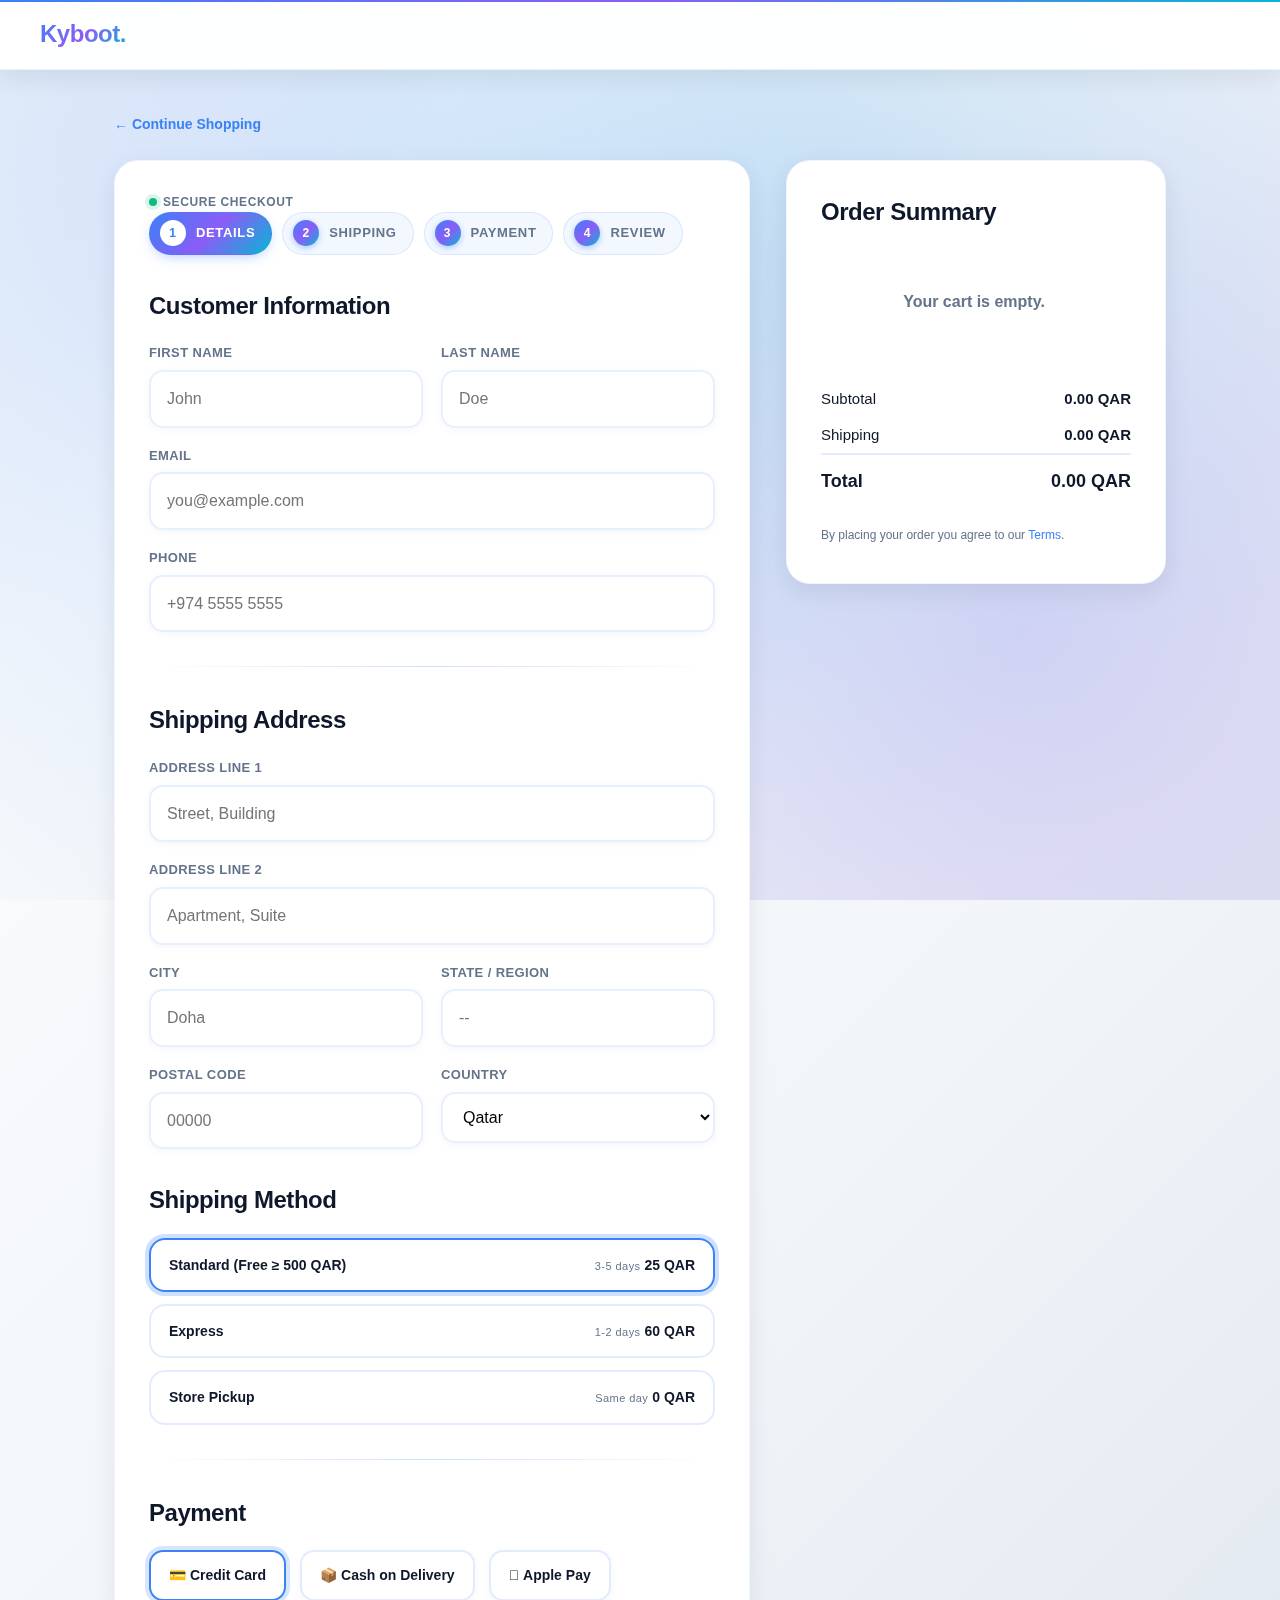
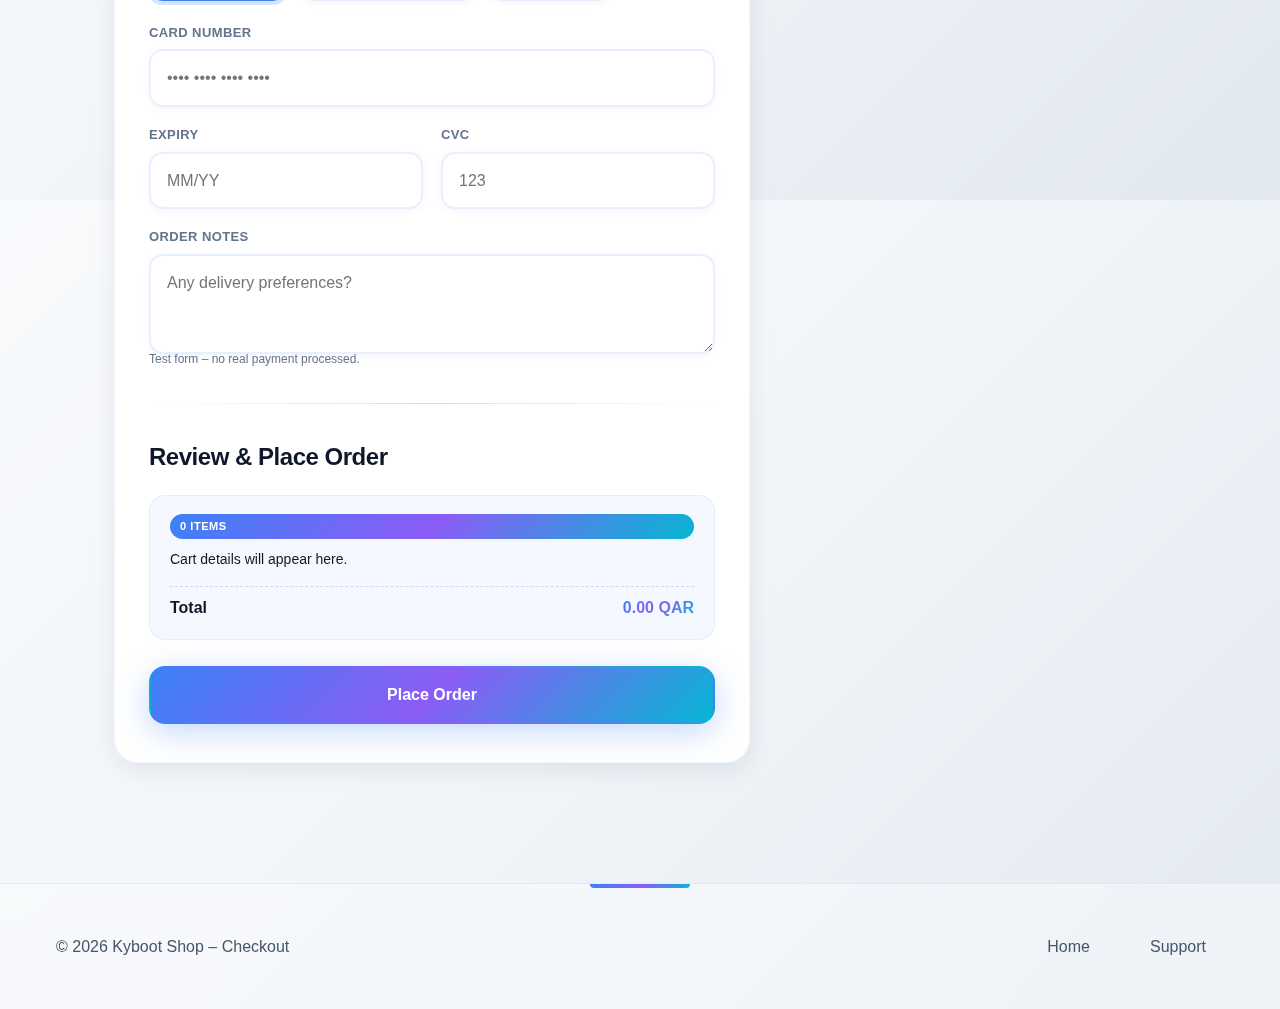
<file: checkout.html>
<!doctype html>
<html lang="en">
<head>
  <meta charset="utf-8" />
  <meta name="viewport" content="width=device-width,initial-scale=1" />
  <title>Checkout – Kyboot Shop</title>
  <meta name="description" content="Secure checkout for Kyboot Shop" />
  <link rel="stylesheet" href="styles.css" />
  <style>
    /* Local checkout-specific tweaks (keep minimal; reuse global tokens) */
    .checkout-wrapper { max-width: 1100px; margin: 40px auto 120px; padding: 0 24px; position: relative; z-index:1; }
    .checkout-grid { display:grid; gap:36px; grid-template-columns: 1fr 380px; align-items:start; }
    @media (max-width: 960px){ .checkout-grid { grid-template-columns: 1fr; } }
    .panel { background: var(--card); border-radius: var(--radius-lg); padding:32px 34px 38px; box-shadow: var(--shadow); border:1px solid rgba(59,130,246,0.08); position:relative; overflow:hidden; }
    .panel h2 { margin:0 0 18px; font-size:24px; font-weight:700; letter-spacing:-0.02em; }
    .panel h3 { margin:34px 0 12px; font-size:18px; font-weight:600; }
    .secure-badge { display:flex; align-items:center; gap:6px; font-size:12px; font-weight:600; letter-spacing:0.05em; text-transform:uppercase; color:var(--muted); }
    .secure-badge span { display:inline-block; width:8px; height:8px; background:var(--success); border-radius:50%; box-shadow:0 0 0 4px rgba(16,185,129,0.15); }
    .fields { display:grid; gap:18px; grid-template-columns:repeat(auto-fit,minmax(230px,1fr)); }
    .field { display:flex; flex-direction:column; gap:6px; }
    .field label { font-size:13px; font-weight:600; letter-spacing:0.03em; text-transform:uppercase; color:var(--muted); }
    .field input, .field select, .field textarea { padding:14px 16px; border-radius:14px; border:2px solid rgba(59,130,246,0.12); background:rgba(255,255,255,0.9); font:inherit; font-weight:500; box-shadow:var(--shadow-sm); transition: var(--transition-fast); }
    .field textarea { resize:vertical; min-height:100px; }
    .field input:focus, .field select:focus, .field textarea:focus { outline:none; border-color: var(--accent); box-shadow:0 0 0 3px rgba(59,130,246,0.25); background:#fff; }
  .order-summary { position:sticky; top:100px; align-self:start; max-height:calc(100vh - 140px); overflow:auto; }
  /* When JS fallback engages */
  .order-summary.is-fixed { position:fixed !important; top:20px !important; overflow:auto; max-height:calc(100vh - 40px); z-index:60; }
  @media (max-width: 960px){ .order-summary.is-fixed { position:static !important; max-height:none; } }
    .summary-items { display:flex; flex-direction:column; gap:14px; margin: 6px 0 26px; max-height:300px; overflow:auto; padding-right:4px; }
    .summary-item { display:flex; gap:14px; align-items:center; background:rgba(59,130,246,0.04); padding:12px 14px; border-radius:16px; border:1px solid rgba(59,130,246,0.1); position:relative; }
    .summary-item img { width:60px; height:60px; object-fit:cover; border-radius:12px; box-shadow:var(--shadow-sm); }
    .summary-item .meta { flex:1; display:flex; flex-direction:column; gap:2px; }
    .summary-item .meta .t { font-weight:600; font-size:14px; line-height:1.3; }
    .summary-item .meta .q { font-size:12px; font-weight:500; color:var(--muted); letter-spacing:0.03em; }
  .summary-item .price { font-weight:600; font-size:14px; background: var(--accent-gradient); background-clip:text; -webkit-background-clip:text; -webkit-text-fill-color:transparent; color:transparent; }
    .totals-table { width:100%; border-collapse:collapse; margin: 0 0 24px; font-size:15px; }
    .totals-table tr td { padding:6px 0; }
    .totals-table tr td:last-child { text-align:right; font-weight:600; }
    .totals-table tr.grand td { padding-top:12px; border-top:2px solid rgba(59,130,246,0.15); font-size:18px; font-weight:700; }
    .coupon-row { display:flex; gap:10px; margin: 8px 0 22px; }
    .coupon-row input { flex:1; }
    .inline-note { font-size:12px; color:var(--muted); margin-top:-4px; }
    .divider { height:1px; background:linear-gradient(90deg, rgba(59,130,246,0), rgba(59,130,246,0.25), rgba(59,130,246,0)); margin:34px 0; }
    .return-link { display:inline-flex; align-items:center; gap:6px; text-decoration:none; font-weight:600; color:var(--accent); font-size:14px; margin-bottom:24px; }
    .return-link:hover { text-decoration:underline; }
    .payment-methods { display:flex; gap:14px; flex-wrap:wrap; }
    .pay-opt { position:relative; }
    .pay-opt input { position:absolute; opacity:0; }
    .pay-opt label { display:flex; align-items:center; gap:10px; padding:12px 18px; border:2px solid rgba(59,130,246,0.15); background:rgba(255,255,255,0.9); border-radius:14px; font-size:14px; font-weight:600; cursor:pointer; transition: var(--transition-fast); box-shadow:var(--shadow-sm); }
    .pay-opt input:checked + label { border-color: var(--accent); box-shadow:0 0 0 4px rgba(59,130,246,0.2); }
    .pay-opt label:hover { transform:translateY(-3px); box-shadow:var(--shadow); }
    .review-box { background:rgba(59,130,246,0.05); padding:18px 20px; border-radius:16px; display:flex; flex-direction:column; gap:10px; border:1px solid rgba(59,130,246,0.1); }
    .badge-pill { display:inline-block; padding:4px 10px; font-size:11px; letter-spacing:0.05em; font-weight:700; text-transform:uppercase; background:var(--accent-gradient); color:#fff; border-radius:40px; }
    .place-order-btn { width:100%; font-size:16px; padding:18px 26px; }
    .empty-msg { padding:40px 0; text-align:center; font-weight:600; color:var(--muted); }
    body.glass-mode .panel { background: rgba(255,255,255,0.55); backdrop-filter: blur(22px) saturate(180%); border:1px solid rgba(255,255,255,0.4); }
    body.glass-mode .summary-item { background: rgba(255,255,255,0.45); }
    /* Enhancements */
    .steps { display:flex; gap:10px; margin:0 0 32px; counter-reset: step; flex-wrap:wrap; }
    .steps .step { position:relative; padding:10px 16px 10px 46px; background:rgba(59,130,246,0.06); border:1px solid rgba(59,130,246,0.15); border-radius:40px; font-size:13px; font-weight:600; letter-spacing:0.05em; text-transform:uppercase; color:var(--muted); transition: var(--transition-fast); }
    .steps .step::before { counter-increment: step; content: counter(step); position:absolute; left:10px; top:50%; transform:translateY(-50%); width:26px; height:26px; border-radius:50%; background:var(--accent-gradient); color:#fff; font-size:12px; display:flex; align-items:center; justify-content:center; font-weight:700; box-shadow:0 2px 6px rgba(59,130,246,0.4); }
    .steps .step.active { background:var(--accent-gradient); color:#fff; box-shadow:0 4px 14px -4px rgba(59,130,246,0.45); }
    .steps .step.active::before { background:#fff; color:var(--accent); }
    .steps .step.done { background:linear-gradient(90deg, rgba(16,185,129,0.15), rgba(59,130,246,0.10)); border-color:rgba(16,185,129,0.4); }
    .steps .step.done::before { background:#10b981; }
    .shipping-methods { display:flex; flex-direction:column; gap:12px; margin-top:4px; }
    .ship-opt { position:relative; }
    .ship-opt input { position:absolute; opacity:0; }
    .ship-opt label { display:flex; justify-content:space-between; align-items:center; gap:12px; padding:14px 18px; border:2px solid rgba(59,130,246,0.15); border-radius:16px; background:rgba(255,255,255,0.9); font-size:14px; font-weight:600; cursor:pointer; transition: var(--transition-fast); }
    .ship-opt small { font-size:11px; font-weight:500; color:var(--muted); letter-spacing:0.04em; }
    .ship-opt input:checked + label { border-color: var(--accent); box-shadow:0 0 0 4px rgba(59,130,246,0.25); }
    .ship-opt label:hover { transform:translateY(-3px); }
    .field.error input, .field.error select, .field.error textarea { border-color: var(--error) !important; box-shadow:0 0 0 3px rgba(239,68,68,0.2); }
    .field .err-msg { display:none; font-size:11px; font-weight:600; color:var(--error); letter-spacing:0.04em; }
    .field.error .err-msg { display:block; }
  </style>
</head>
<body>
  <div id="bgFX" class="bg-fx" aria-hidden="true"></div>
  <header class="site-header">
    <div class="container header-inner">
      <a class="brand" href="index.html">Kyboot<span class="dot">.</span></a>
    </div>
  </header>
  <main class="checkout-wrapper">
    <a href="index.html" class="return-link">← Continue Shopping</a>
    <div class="checkout-grid">
      <form id="checkoutForm" class="panel" novalidate>
        <div class="secure-badge"><span></span> Secure Checkout</div>
        <div class="steps" id="progressSteps">
          <div class="step active" data-section="customer">Details</div>
          <div class="step" data-section="shipping">Shipping</div>
          <div class="step" data-section="payment">Payment</div>
          <div class="step" data-section="review">Review</div>
        </div>
        <h2>Customer Information</h2>
        <div class="fields">
          <div class="field"><label for="firstName">First Name</label><input id="firstName" required placeholder="John" autocomplete="given-name" /><span class="err-msg">Required</span></div>
          <div class="field"><label for="lastName">Last Name</label><input id="lastName" required placeholder="Doe" autocomplete="family-name" /><span class="err-msg">Required</span></div>
          <div class="field" style="grid-column:1 / -1"><label for="email">Email</label><input id="email" type="email" required placeholder="you@example.com" autocomplete="email" /><span class="err-msg">Enter a valid email</span></div>
          <div class="field" style="grid-column:1 / -1"><label for="phone">Phone</label><input id="phone" type="tel" required placeholder="+974 5555 5555" autocomplete="tel" /><span class="err-msg">Enter a phone</span></div>
        </div>
        <div class="divider"></div>
        <h2>Shipping Address</h2>
        <div class="fields">
          <div class="field" style="grid-column:1 / -1"><label for="address1">Address Line 1</label><input id="address1" required placeholder="Street, Building" autocomplete="address-line1" /><span class="err-msg">Required</span></div>
          <div class="field" style="grid-column:1 / -1"><label for="address2">Address Line 2</label><input id="address2" placeholder="Apartment, Suite" autocomplete="address-line2" /></div>
          <div class="field"><label for="city">City</label><input id="city" required placeholder="Doha" autocomplete="address-level2" /><span class="err-msg">Required</span></div>
          <div class="field"><label for="state">State / Region</label><input id="state" required placeholder="--" autocomplete="address-level1" /><span class="err-msg">Required</span></div>
          <div class="field"><label for="zip">Postal Code</label><input id="zip" required placeholder="00000" autocomplete="postal-code" /><span class="err-msg">Required</span></div>
          <div class="field"><label for="country">Country</label><select id="country" required><option value="">Select...</option><option value="QA" selected>Qatar</option><option value="US">United States</option><option value="GB">United Kingdom</option><option value="AE">UAE</option></select><span class="err-msg">Required</span></div>
        </div>
        <h2 style="margin-top:32px">Shipping Method</h2>
        <div class="shipping-methods" id="shippingMethods">
          <div class="ship-opt"><input type="radio" name="ship" id="shipStandard" value="standard" checked><label for="shipStandard"><span>Standard (Free ≥ 500 QAR)</span><span><small>3-5 days</small> <strong id="shipStdCost">25 QAR</strong></span></label></div>
          <div class="ship-opt"><input type="radio" name="ship" id="shipExpress" value="express"><label for="shipExpress"><span>Express</span><span><small>1-2 days</small> <strong>60 QAR</strong></span></label></div>
          <div class="ship-opt"><input type="radio" name="ship" id="shipPickup" value="pickup"><label for="shipPickup"><span>Store Pickup</span><span><small>Same day</small> <strong>0 QAR</strong></span></label></div>
        </div>
        <div class="divider"></div>
        <h2>Payment</h2>
        <div class="payment-methods" role="radiogroup" aria-label="Payment Method">
          <div class="pay-opt"><input type="radio" name="payMethod" id="pmCard" value="card" checked><label for="pmCard">💳 Credit Card</label></div>
          <div class="pay-opt"><input type="radio" name="payMethod" id="pmCOD" value="cod"><label for="pmCOD">📦 Cash on Delivery</label></div>
          <div class="pay-opt"><input type="radio" name="payMethod" id="pmApple" value="apple"><label for="pmApple"> Apple Pay</label></div>
        </div>
        <div id="cardFields" style="margin-top:22px;">
          <div class="fields">
            <div class="field" style="grid-column:1 / -1"><label for="cardNumber">Card Number</label><input id="cardNumber" inputmode="numeric" maxlength="19" placeholder="•••• •••• •••• ••••" /></div>
            <div class="field"><label for="exp">Expiry</label><input id="exp" maxlength="5" placeholder="MM/YY" /></div>
            <div class="field"><label for="cvc">CVC</label><input id="cvc" maxlength="4" placeholder="123" /></div>
            <div class="field" style="grid-column:1 / -1"><label for="note">Order Notes</label><textarea id="note" placeholder="Any delivery preferences?"></textarea></div>
          </div>
          <p class="inline-note">Test form – no real payment processed.</p>
        </div>
        <div class="divider"></div>
        <h2>Review & Place Order</h2>
        <div class="review-box">
          <span class="badge-pill" id="itemsBadge">0 ITEMS</span>
          <div style="font-size:14px; line-height:1.5" id="reviewText">Cart details will appear here.</div>
          <div class="review-total-row" style="display:flex;justify-content:space-between;align-items:center;margin-top:6px;padding-top:8px;border-top:1px dashed rgba(59,130,246,0.25);font-weight:700;font-size:16px;">
            <span>Total</span>
            <span id="reviewTotal" style="background:var(--accent-gradient);-webkit-background-clip:text;background-clip:text;-webkit-text-fill-color:transparent;">0.00 QAR</span>
          </div>
        </div>
        <br />
        <button type="submit" class="btn primary place-order-btn" id="placeOrderBtn">Place Order</button>
      </form>
      <aside class="panel order-summary" aria-label="Order Summary">
        <h2>Order Summary</h2>
        <div id="summaryItems" class="summary-items"></div>
        <table class="totals-table">
          <tr><td>Subtotal</td><td id="sumSubtotal">0.00 QAR</td></tr>
          <tr><td>Shipping</td><td id="sumShipping">0.00 QAR</td></tr>
          <tr class="grand"><td>Total</td><td id="sumTotal">0.00 QAR</td></tr>
        </table>
        <p style="font-size:12px; color:var(--muted);">By placing your order you agree to our <a href="#" style="color:var(--accent); text-decoration:none;">Terms</a>.</p>
      </aside>
    </div>
  </main>
  <footer class="site-footer">
    <div class="container">
      <div>© <span id="year"></span> Kyboot Shop – Checkout</div>
      <div class="footer-links">
        <a href="index.html">Home</a>
        <a href="#">Support</a>
      </div>
    </div>
  </footer>
  <script>
  // Force normal mode for checkout (disable any persisted glass-mode preference)
  try { localStorage.setItem('kyboot_ui_mode','normal'); } catch(e){}
  document.addEventListener('DOMContentLoaded', () => { document.body.classList.remove('glass-mode'); });

  // Attempt to hydrate product catalog from cached snapshot
    const PRODUCTS = JSON.parse(localStorage.getItem('kyboot_products_cache') || '[]');
    let productCache = PRODUCTS.slice();
    const cart = (function(){ try { return JSON.parse(localStorage.getItem('kyboot_cart_v1'))||[]; } catch(e){ return []; } })();
    const summaryItemsEl = document.getElementById('summaryItems');
    const sumSubtotalEl = document.getElementById('sumSubtotal');
    const sumShippingEl = document.getElementById('sumShipping');
    const sumTotalEl = document.getElementById('sumTotal');
    const itemsBadge = document.getElementById('itemsBadge');
    const reviewText = document.getElementById('reviewText');
  const reviewTotalEl = document.getElementById('reviewTotal');
  const placeOrderBtn = document.getElementById('placeOrderBtn');
  const shippingRadios = () => Array.from(document.querySelectorAll('input[name="ship"]'));

    // Basic product loader by scanning opener window if available
    function getProductCatalog(){
      if(productCache.length) return productCache;
      try { if(window.opener && window.opener.PRODUCTS) return window.opener.PRODUCTS; } catch(e){}
      return productCache; // may be empty
    }
    function findProduct(id){
      const list = getProductCatalog();
      return list.find(p=>p.id===id) || {};
    }
    function calcSubtotal(){
      return cart.reduce((s,it)=>{ const p=findProduct(it.id); return s + (p.price? p.price*it.qty : 0); },0);
    }
    function renderSummary(){
      summaryItemsEl.innerHTML='';
      if(cart.length===0){
        summaryItemsEl.innerHTML = '<div class="empty-msg">Your cart is empty.</div>';
        document.querySelector('.place-order-btn').disabled = true;
        return;
      }
      document.querySelector('.place-order-btn').disabled = false;
      cart.forEach(it=>{
        const p = findProduct(it.id);
        if(!p.id) return;
        const row = document.createElement('div');
        row.className='summary-item';
        row.innerHTML = `<img src="${p.image}" alt="${p.title}"><div class="meta"><span class="t">${p.title}</span><span class="q">Qty: ${it.qty}</span></div><div class="price">${(p.price*it.qty).toFixed(2)} QAR</div>`;
        summaryItemsEl.appendChild(row);
      });
      const subtotal = calcSubtotal();
  const shipping = computeShipping(subtotal);
  const total = subtotal + shipping;
      sumSubtotalEl.textContent = subtotal.toFixed(2) + ' QAR';
      sumShippingEl.textContent = shipping.toFixed(2) + ' QAR';
      sumTotalEl.textContent = total.toFixed(2) + ' QAR';
      const itemsCount = cart.reduce((s,it)=>s+it.qty,0);
      itemsBadge.textContent = itemsCount + (itemsCount===1?' ITEM':' ITEMS');
      reviewText.textContent = `${itemsCount} item(s) • Subtotal ${subtotal.toFixed(2)} QAR • Shipping ${shipping===0? 'FREE': shipping.toFixed(2)+' QAR'}`;
      reviewTotalEl.textContent = total.toFixed(2) + ' QAR';
      if(placeOrderBtn){ placeOrderBtn.textContent = 'Place Order • ' + total.toFixed(2) + ' QAR'; }
    }

  async function ensureProductsLoaded(retry=0){
      if(productCache.length) return true;
      // Try to fetch app.js and parse PRODUCTS array
      try {
        const txt = await fetch('app.js', { cache:'no-cache' }).then(r=> r.ok ? r.text(): '');
        const match = txt.match(/const\s+PRODUCTS\s*=\s*(\[(?:.|\n|\r)*?\n\]);/);
        if(match){
          const arrayCode = match[1];
            /* eslint-disable no-new-func */
          const extracted = Function('return ' + arrayCode)();
          if(Array.isArray(extracted) && extracted.length){
            productCache = extracted.map(p => ({ id:p.id, title:p.title, price:p.price, image:p.image }));
            try { localStorage.setItem('kyboot_products_cache', JSON.stringify(productCache)); } catch(e){}
            return true;
          }
        }
      } catch(e) { /* ignore */ }
      if(retry < 2){
        await new Promise(r=>setTimeout(r, 300));
        return ensureProductsLoaded(retry+1);
      }
      return false;
    }


    function computeShipping(subtotal){
      const selected = (shippingRadios().find(r=>r.checked) || {}).value || 'standard';
      if(selected === 'pickup') return 0;
      if(selected === 'express') return 60;
      if(subtotal >= 500){ const c=document.getElementById('shipStdCost'); if(c) c.textContent='FREE'; return 0; }
      const c=document.getElementById('shipStdCost'); if(c) c.textContent='25 QAR';
      return subtotal > 0 ? 25 : 0;
    }
    shippingRadios().forEach(r=> r.addEventListener('change', renderSummary));

    // Payment method toggle
    const payRadios = document.querySelectorAll('input[name="payMethod"]');
    const cardFields = document.getElementById('cardFields');
    payRadios.forEach(r=> r.addEventListener('change', () => {
      cardFields.style.display = document.getElementById('pmCard').checked ? '' : 'none';
    }));

    // Basic form submission
    document.getElementById('checkoutForm').addEventListener('submit', (e) => {
      e.preventDefault();
      if(cart.length===0){ showToast('Your cart is empty', 'error'); return; }
      const form = e.target;
      const required = form.querySelectorAll('[required]');
      let firstInvalid = null;
      required.forEach(el => {
        const field = el.closest('.field');
        let valid = !!el.value.trim();
        if(valid && el.type === 'email'){ valid = /.+@.+\..+/.test(el.value); }
        if(!valid){ field?.classList.add('error'); if(!firstInvalid) firstInvalid = el; }
        else { field?.classList.remove('error'); }
      });
      if(firstInvalid){ firstInvalid.focus(); return; }
      // Fake processing
      const btn = form.querySelector('.place-order-btn');
      btn.disabled = true; btn.textContent='Processing...';
      setTimeout(()=>{
        // Clear cart
        localStorage.setItem('kyboot_cart_v1','[]');
        btn.textContent='Order Placed!';
        btn.classList.add('success');
        showDialog({
          title:'Order Placed',
          message:'Thank you! Your order has been placed (demo).',
          confirmText:'Return Home',
          onConfirm: () => { window.location.href='index.html'; }
        });
      }, 1200);
    });

    // Card formatting helpers
    const cardNumber = document.getElementById('cardNumber');
    const exp = document.getElementById('exp');
    if(cardNumber){ cardNumber.addEventListener('input', () => { let v = cardNumber.value.replace(/[^0-9]/g,'').slice(0,16); cardNumber.value = v.replace(/(.{4})/g,'$1 ').trim(); }); }
    if(exp){ exp.addEventListener('input', () => { let v = exp.value.replace(/[^0-9]/g,'').slice(0,4); if(v.length>=3) v = v.slice(0,2)+'/'+v.slice(2); exp.value = v; }); }

    // Progress step highlight on scroll
    const stepMap = [
      { id:'customer', el: document.querySelector('h2:nth-of-type(1)') },
      { id:'shipping', el: document.querySelector('h2:nth-of-type(2)') },
      { id:'payment', el: document.querySelector('h2:nth-of-type(3)') },
      { id:'review', el: document.querySelector('h2:nth-of-type(4)') }
    ];
    function updateSteps(){
      const scrollY = window.scrollY + 140;
      let activeId = stepMap[0].id;
      for(const s of stepMap){ if(s.el && (s.el.offsetTop <= scrollY)) activeId = s.id; }
      document.querySelectorAll('#progressSteps .step').forEach(st => {
        st.classList.toggle('active', st.dataset.section === activeId);
        const idx = stepMap.findIndex(x => x.id === st.dataset.section);
        const activeIdx = stepMap.findIndex(x => x.id === activeId);
        st.classList.toggle('done', idx < activeIdx);
      });
    }
    window.addEventListener('scroll', updateSteps, { passive:true });
    updateSteps();

    // Basic year stamp (no theme toggle here)
    document.addEventListener('DOMContentLoaded', () => {
      document.getElementById('year').textContent = new Date().getFullYear();
      document.body.classList.remove('glass-mode');
    });

    // Ensure product data loaded before first render
    (async () => { await ensureProductsLoaded(); renderSummary(); initOrderSummaryStickyFallback(); })();

    // JS fallback / enhancement for sticky summary (handles some mobile browsers & complex layouts)
    function initOrderSummaryStickyFallback(){
      const summary = document.querySelector('.order-summary');
      if(!summary) return;
      let anchorLeft = null; let anchorWidth = null; let parentBottom = null; let parentTop = null;
      function recalcAnchors(){
        summary.classList.remove('is-fixed'); summary.style.left=''; summary.style.width='';
        const rect = summary.getBoundingClientRect();
        anchorLeft = rect.left; anchorWidth = rect.width;
        const parentRect = summary.parentElement.getBoundingClientRect();
        const scrollY = window.scrollY || window.pageYOffset;
        parentTop = scrollY + parentRect.top;
        parentBottom = parentTop + parentRect.height;
      }
      function onScroll(){
        if(window.innerWidth <= 960){ summary.classList.remove('is-fixed'); summary.style.left=''; summary.style.width=''; return; }
        const scrollY = window.scrollY || window.pageYOffset;
        const targetTop = 20;
        const currentTopDoc = summary.getBoundingClientRect().top + scrollY;
        const summaryHeight = summary.getBoundingClientRect().height;
        const limit = parentBottom - summaryHeight - 30;
        if(scrollY + targetTop > currentTopDoc && scrollY < limit){
          if(!summary.classList.contains('is-fixed')){ summary.classList.add('is-fixed'); summary.style.width = anchorWidth + 'px'; }
          summary.style.left = anchorLeft + 'px';
        } else {
          summary.classList.remove('is-fixed'); summary.style.left=''; summary.style.width='';
        }
      }
      window.addEventListener('resize', () => { recalcAnchors(); onScroll(); }, { passive:true });
      window.addEventListener('scroll', onScroll, { passive:true });
      recalcAnchors(); onScroll();
    }
  </script>
  <script src="app.js"></script>
</body>
</html>
</file>
<file: styles.css>
:root{
    /* Modern Color Palette */
    --bg: linear-gradient(135deg, #f8fafc 0%, #f1f5f9 50%, #e2e8f0 100%);
    --bg-solid: #f8fafc;
    --card: #ffffff;
    --card-hover: #fdfdfe;
    --muted: #64748b;
    --text-primary: #0f172a;
    --text-secondary: #475569;
    
    /* Vibrant Accent Colors */
    --accent: #3b82f6;
    --accent-secondary: #8b5cf6;
    --accent-tertiary: #06b6d4;
    --accent-gradient: linear-gradient(135deg, #3b82f6 0%, #8b5cf6 50%, #06b6d4 100%);
    --accent-soft: rgba(59, 130, 246, 0.1);
    
    /* Success & Status Colors */
    --success: #10b981;
    --warning: #f59e0b;
    --error: #ef4444;
    
    /* Layout & Effects */
    --maxw: 1200px;
    --radius: 16px;
    --radius-sm: 8px;
    --radius-lg: 24px;
    
    /* Enhanced Shadows */
    --shadow-sm: 0 2px 8px rgba(15, 23, 42, 0.04);
    --shadow: 0 8px 25px rgba(15, 23, 42, 0.08);
    --shadow-lg: 0 16px 40px rgba(15, 23, 42, 0.12);
    --shadow-hover: 0 20px 60px rgba(15, 23, 42, 0.15);
    --shadow-colored: 0 8px 32px rgba(59, 130, 246, 0.3);
    
    /* Advanced Transitions */
    --transition-fast: 0.15s cubic-bezier(0.4, 0, 0.2, 1);
    --transition-normal: 0.3s cubic-bezier(0.4, 0, 0.2, 1);
    --transition-slow: 0.6s cubic-bezier(0.25, 0.46, 0.45, 0.94);
    --transition-bounce: 0.4s cubic-bezier(0.68, -0.55, 0.265, 1.55);
    
    /* Typography */
    font-family: 'Inter', -apple-system, BlinkMacSystemFont, 'Segoe UI', 'Roboto', sans-serif;
    font-feature-settings: 'cv02', 'cv03', 'cv04', 'cv11';
    font-optical-sizing: auto;
  }
  /* Glass mode overrides (applied via body.glass-mode) */
  body.glass-mode {
    --bg: radial-gradient(circle at 30% 30%, rgba(59,130,246,0.10), transparent 58%),
          radial-gradient(circle at 70% 70%, rgba(139,92,246,0.08), transparent 62%),
          linear-gradient(135deg,#0f172a 0%, #182638 42%, #1f2f44 62%, #273a50 85%, #334155 100%);
    --bg-solid:#0f172a;
    --card: rgba(255,255,255,0.14);
    --card-hover: rgba(255,255,255,0.20);
    --text-primary: #f8fafc;
    --text-secondary: #d2dcea;
    --muted: #9dacbb;
    --shadow-sm: 0 2px 8px rgba(0,0,0,0.45);
    --shadow: 0 8px 28px rgba(0,0,0,0.6);
    --shadow-lg: 0 18px 42px rgba(0,0,0,0.65);
    --shadow-hover: 0 26px 72px -12px rgba(0,0,0,0.78);
    color-scheme: dark;
  }
  body.glass-mode .site-header,
  body.glass-mode .site-footer,
  body.glass-mode .stats,
  body.glass-mode .card,
  body.glass-mode .cart-panel,
  body.glass-mode .btn,
  body.glass-mode .search-area input {
    backdrop-filter: blur(18px) saturate(160%);
    -webkit-backdrop-filter: blur(18px) saturate(160%);
  }
  /* Toned & isolated overlay for hero in glass mode */
  body.glass-mode .hero { isolation:isolate; }
  body.glass-mode .hero::after {
    content:'';
    position:absolute; left:0; right:0; bottom:-140px;
    height:240px; z-index:0;
    background:
      radial-gradient(ellipse at center, rgba(255,255,255,0.38) 0%, rgba(255,255,255,0.12) 45%, rgba(255,255,255,0) 72%);
    pointer-events:none;
    filter: blur(18px) saturate(140%);
    opacity:.45;
    mix-blend-mode: normal;
  }
  body.glass-mode .hero > * { position:relative; z-index:1; }
  body.glass-mode .products-grid { margin-top: 0; padding-top: 120px; }
  body.glass-mode .products-grid::before {
    content:''; position:absolute; left:0; right:0; top:0; height:160px; pointer-events:none; z-index:0;
    background: linear-gradient(to bottom, rgba(255,255,255,0.15), rgba(255,255,255,0) 90%);
    mix-blend-mode: normal; filter: blur(6px); opacity:.7;
  }
  body.glass-mode .hero h1,
  body.glass-mode .hero p { text-shadow: 0 2px 6px rgba(0,0,0,0.25); }
  body.glass-mode .card,
  body.glass-mode .stats,
  body.glass-mode .cart-panel,
  body.glass-mode .btn { border:1px solid rgba(255,255,255,0.15); }
  body.glass-mode .hero { background: radial-gradient(circle at center, rgba(255,255,255,0.05) 0%, transparent 70%); }
  body.glass-mode .brand { filter: drop-shadow(0 4px 18px rgba(59,130,246,0.6)); }
  body.glass-mode .site-footer { background: linear-gradient(135deg, rgba(30,41,59,0.7), rgba(15,23,42,0.7)); }
  body.glass-mode .cart-header { background: var(--accent-gradient); }
  body.glass-mode .bg-fx { mix-blend-mode: normal; opacity:0.9; }
  body.glass-mode .mode-toggle { background: var(--accent-gradient); color:#fff; }

  /* Mode toggle button */
  .mode-toggle {
    padding: 10px 14px;
    border-radius: var(--radius);
    border: 2px solid rgba(59,130,246,0.2);
    background: rgba(255,255,255,0.85);
    font-weight:600;
    cursor: pointer;
    box-shadow: var(--shadow-sm);
    transition: all var(--transition-bounce);
  }
  .mode-toggle:hover { transform: translateY(-3px); box-shadow: var(--shadow); }
  .mode-toggle:active { transform: translateY(-1px); }
  .mode-toggle[aria-pressed="true"] { background: var(--accent-gradient); color:#fff; border-color:transparent; box-shadow: var(--shadow-colored); }

  /* Parallax / tilt wrapper (cards) */
  .tilt { will-change: transform; transform-style: preserve-3d; transition: transform .6s var(--transition-slow), box-shadow .4s; perspective: 800px; }
  .tilt[data-tilting="true"] { transition: none; }
  .tilt-inner { transform: translateZ(40px); }
  .card.tilt { background-clip: padding-box; }
  .card.tilt:hover { box-shadow: var(--shadow-hover), 0 0 0 1px rgba(255,255,255,0.05) inset; }
  body.glass-mode .card.tilt:hover { box-shadow: 0 25px 80px -10px rgba(0,0,0,0.85), 0 0 0 1px rgba(255,255,255,0.08) inset; }
  * {
    box-sizing: border-box;
    margin: 0;
    padding: 0;
  }
  
  html {
    scroll-behavior: smooth;
    font-size: 16px;
  }
  
  html, body {
    height: 100%;
  }
  
  body {
    margin: 0;
    background: var(--bg);
    color: var(--text-primary);
    -webkit-font-smoothing: antialiased;
    -moz-osx-font-smoothing: grayscale;
    text-rendering: optimizeLegibility;
    line-height: 1.6;
    animation: pageLoad 1.2s var(--transition-slow) both;
    overflow-x: hidden;
  }

    /* Animated ambient background container (layered orbs + mesh gradient) */
    .bg-fx {
      position: fixed;
      inset: 0;
      width: 100%;
      height: 100%;
      overflow: hidden;
      z-index: 0; /* was -10; raised so animated layers are visible */
      pointer-events: none;
      background:
        radial-gradient(circle at 20% 25%, rgba(59,130,246,0.18), transparent 60%),
        radial-gradient(circle at 80% 70%, rgba(139,92,246,0.18), transparent 65%),
        radial-gradient(circle at 65% 30%, rgba(6,182,212,0.16), transparent 60%),
        linear-gradient(135deg,#f1f5f9 0%, #f8fafc 30%, #f1f5f9 60%, #e2e8f0 100%);
      mix-blend-mode: normal;
      animation: bgShift 18s ease-in-out infinite alternate;
    }

    /* Floating translucent orbs (generated via JS) */
    .bg-fx .orb {
      position: absolute;
      width: var(--size,220px);
      aspect-ratio: 1/1;
      border-radius: 50%;
      background: radial-gradient(circle at 30% 30%, rgba(255,255,255,0.9), rgba(255,255,255,0.05));
      box-shadow:
        0 0 0 1px rgba(255,255,255,0.2) inset,
        0 8px 40px -10px rgba(59,130,246,0.25),
        0 2px 10px -2px rgba(15,23,42,0.15);
      filter: blur(2px) saturate(140%);
      opacity: var(--o,0.45);
      animation: floatOrb var(--dur,22s) var(--delay,0s) linear infinite;
      backdrop-filter: blur(6px);
    }

    @keyframes floatOrb {
      0% { transform: translate3d(var(--xStart), var(--yStart),0) scale(1) rotate(0deg); }
      50% { transform: translate3d(calc(var(--xStart) + var(--xDrift)), calc(var(--yStart) + var(--yDrift)),0) scale(1.08) rotate(120deg); }
      100% { transform: translate3d(var(--xStart), var(--yStart),0) scale(1) rotate(360deg); }
    }

    @keyframes bgShift {
      0% { filter: hue-rotate(0deg) brightness(1); }
      50% { filter: hue-rotate(25deg) brightness(1.04); }
      100% { filter: hue-rotate(-25deg) brightness(1); }
    }

    /* Hero badge */
    .hero .badge {
      display: inline-block;
      padding: 6px 14px 6px 12px;
      font-size: 12px;
      font-weight: 600;
      letter-spacing: 0.05em;
      text-transform: uppercase;
      border-radius: 40px;
      background: rgba(255,255,255,0.65);
      backdrop-filter: blur(10px) saturate(160%);
      box-shadow: 0 4px 16px -6px rgba(15,23,42,0.25), 0 0 0 1.5px rgba(255,255,255,0.8) inset;
      color: var(--text-secondary);
      position: relative;
      animation: slideInUp 0.9s var(--transition-slow) 0.4s both;
    }
    .hero .badge.glow::after {
      content:'';
      position:absolute; inset:-2px; border-radius:inherit; padding:2px;
      background: var(--accent-gradient);
      mask: linear-gradient(#000 0 0) content-box, linear-gradient(#000 0 0);
      mask-composite: exclude;
      -webkit-mask: linear-gradient(#000 0 0) content-box, linear-gradient(#000 0 0);
      -webkit-mask-composite: xor;
      animation: pulse 4s ease-in-out infinite;
      opacity:.65;
    }

    /* Reduced motion fallback */
    @media (prefers-reduced-motion: reduce) {
      .bg-fx { animation: none; }
      .bg-fx .orb { animation: none; }
    }

  body.no-scroll {
    overflow: hidden;
    touch-action: none;
  }

  /* Cursor ripple (water drop) */
  /* Sprinting streak trail (replaces ripple) */
  .bg-fx .streak {
    position:absolute;
    top:0; left:0;
    width:14px; height:14px;
    pointer-events:none;
    transform-origin: center left;
    transform: translate(-50%, -50%) rotate(var(--angle,0deg)) scaleX(var(--len,1)) scaleY(var(--thick,1));
    border-radius: 80px;
    background: linear-gradient(90deg,
      hsla(var(--h,210), 90%, 72%, .9) 0%,
      hsla(calc(var(--h,210) + 40), 95%, 65%, .55) 45%,
      hsla(calc(var(--h,210) + 80), 90%, 55%, 0) 90%);
    mix-blend-mode: screen;
    filter: brightness(1.15) saturate(1.5) drop-shadow(0 0 6px hsla(var(--h,210),90%,70%,.55));
    animation: streakFade .65s ease-out forwards;
  }
  .bg-fx .streak::after {
    content:'';
    position:absolute; inset:0;
    background: radial-gradient(circle at 18% 50%, rgba(255,255,255,0.9), rgba(255,255,255,0) 65%);
    filter: blur(4px);
    opacity:.75;
    mix-blend-mode: overlay;
  }
  @keyframes streakFade {
    0% { opacity:.92; filter: blur(0px) brightness(1.1) saturate(1.4); }
    55% { opacity:.55; }
    100% { opacity:0; filter: blur(6px) brightness(0.9) saturate(1); transform: translate(-50%, -50%) rotate(var(--angle,0deg)) scaleX(calc(var(--len,1) * 1.25)) scaleY(var(--thick,1)); }
  }

  /* --- Enhanced Cursor FX: follower glow + sparks --- */
  .bg-fx .cursor-core {
    position: fixed;
    top:0; left:0;
    width:42px; height:42px;
    margin:0; padding:0;
    pointer-events:none;
    border-radius:50%;
    background:
      radial-gradient(circle at 30% 30%, rgba(255,255,255,0.9) 0%, rgba(255,255,255,0.15) 55%, rgba(255,255,255,0) 70%),
      radial-gradient(circle at 65% 65%, rgba(59,130,246,0.9), rgba(139,92,246,0.35), rgba(6,182,212,0) 70%);
    mix-blend-mode: screen;
    filter: blur(4px) saturate(160%);
    transform: translate(-50%, -50%) scale(0.85);
    transition: opacity .35s ease;
    opacity:.85;
    z-index:2;
  }
  body.glass-mode .bg-fx .cursor-core { mix-blend-mode: lighten; filter: blur(5px) saturate(190%); }
  .bg-fx .cursor-core.hidden { opacity:0; }
  .bg-fx .cursor-core::after {
    content:''; position:absolute; inset:-8px; border-radius:inherit;
    background: conic-gradient(from 0deg, rgba(59,130,246,0.4), rgba(139,92,246,0.25), rgba(6,182,212,0.4), rgba(59,130,246,0.4));
    animation: spinCore 6s linear infinite;
    mix-blend-mode: overlay; opacity:.4; filter: blur(14px);
  }
  @keyframes spinCore { to { transform: rotate(360deg); } }

  .bg-fx .spark {
    position: fixed; top:0; left:0;
    width:10px; height:10px; pointer-events:none; border-radius:50%;
    background: radial-gradient(circle at 40% 40%, rgba(255,255,255,0.95), rgba(255,255,255,0.05) 65%);
    box-shadow: 0 0 8px -1px rgba(255,255,255,0.9), 0 0 24px -4px rgba(59,130,246,0.7);
    animation: sparkFly var(--dur,700ms) cubic-bezier(.45,.2,.2,.9) forwards;
    mix-blend-mode: screen;
    filter: brightness(1.2) saturate(180%);
  }
  .bg-fx .spark::after { content:''; position:absolute; inset:0; border-radius:inherit; background: radial-gradient(circle at center, rgba(59,130,246,0.7), rgba(139,92,246,0) 70%); opacity:.6; }
  @keyframes sparkFly {
    0% { transform: translate(var(--x,0), var(--y,0)) scale(.65); opacity:1; }
    70% { opacity:.9; }
    100% { transform: translate(calc(var(--x,0) * 4), calc(var(--y,0) * 4)) scale(0); opacity:0; }
  }

  @media (prefers-reduced-motion: reduce) {
    .bg-fx .cursor-core, .bg-fx .spark, .bg-fx .streak { animation: none !important; transition: none !important; }
  }
  
  /* Enhanced Page Load Animation */
  @keyframes pageLoad {
    0% { 
      opacity: 0;
      transform: translateY(20px);
      filter: blur(10px);
    }
    50% {
      opacity: 0.3;
      transform: translateY(10px);
      filter: blur(5px);
    }
    100% { 
      opacity: 1;
      transform: translateY(0);
      filter: blur(0px);
    }
  }

  /* Advanced Animation Library */
  @keyframes fadeIn {
    from { 
      opacity: 0;
    }
    to { 
      opacity: 1;
    }
  }

  @keyframes slideInUp {
    from { 
      opacity: 0;
      transform: translateY(40px);
    }
    to { 
      opacity: 1;
      transform: translateY(0);
    }
  }

  @keyframes slideInLeft {
    from { 
      opacity: 0;
      transform: translateX(-40px);
    }
    to { 
      opacity: 1;
      transform: translateX(0);
    }
  }

  @keyframes slideInRight {
    from { 
      opacity: 0;
      transform: translateX(40px);
    }
    to { 
      opacity: 1;
      transform: translateX(0);
    }
  }

  @keyframes scaleIn {
    from {
      opacity: 0;
      transform: scale(0.8);
    }
    to {
      opacity: 1;
      transform: scale(1);
    }
  }

  @keyframes pulse {
    0%, 100% { 
      transform: scale(1);
      opacity: 1;
    }
    50% { 
      transform: scale(1.05);
      opacity: 0.8;
    }
  }

  @keyframes bounce {
    0%, 20%, 53%, 80%, 100% { 
      transform: translateY(0) rotate(0deg);
    }
    40%, 43% { 
      transform: translateY(-10px) rotate(-2deg);
    }
    70% { 
      transform: translateY(-5px) rotate(1deg);
    }
  }

  @keyframes float {
    0%, 100% { 
      transform: translateY(0px) rotate(0deg);
    }
    50% { 
      transform: translateY(-10px) rotate(1deg);
    }
  }

  @keyframes shimmer {
    0% {
      background-position: -200px 0;
    }
    100% {
      background-position: calc(200px + 100%) 0;
    }
  }

  @keyframes glow {
    0%, 100% {
      box-shadow: 0 0 5px var(--accent), 0 0 10px var(--accent), 0 0 15px var(--accent);
    }
    50% {
      box-shadow: 0 0 10px var(--accent), 0 0 20px var(--accent), 0 0 30px var(--accent);
    }
  }
  
  
  .container {
    width: 94%;
    max-width: var(--maxw);
    margin: 0 auto;
    padding: 0 16px;
  }
  
  /* Enhanced Controls Section */
  .controls {
    margin: 24px 0;
    animation: slideInUp 1s var(--transition-slow) 1.1s both;
  }
  
  .stats {
    background: rgba(255, 255, 255, 0.8);
    backdrop-filter: blur(10px);
    padding: 16px 24px;
    border-radius: var(--radius-lg);
    border: 1px solid rgba(59, 130, 246, 0.1);
    font-weight: 600;
    color: var(--text-secondary);
    box-shadow: var(--shadow-sm);
    transition: all var(--transition-normal);
    display: inline-block;
  }
  
  .stats:hover {
    background: white;
    box-shadow: var(--shadow);
    transform: translateY(-2px);
  }
  
  #resultsCount {
    color: var(--accent);
    font-weight: 700;
  }
  
  /* Enhanced Header */
  .site-header, header {
    background: rgba(255, 255, 255, 0.95);
    backdrop-filter: blur(20px) saturate(180%);
    border-bottom: 1px solid rgba(59, 130, 246, 0.1);
    position: sticky;
    top: 0;
    z-index: 10; /* above bg-fx(0) */
    transition: all var(--transition-normal);
    animation: slideInUp 0.8s var(--transition-slow) both;
    box-shadow: var(--shadow-sm);
  }
  
  .site-header:hover {
    background: rgba(255, 255, 255, 0.98);
    box-shadow: var(--shadow);
    transform: translateY(-1px);
  }
  
  .site-header::before {
    content: '';
    position: absolute;
    top: 0;
    left: 0;
    right: 0;
    height: 3px;
    background: var(--accent-gradient);
    opacity: 0;
    transition: opacity var(--transition-normal);
  }
  
  .site-header:hover::before {
    opacity: 1;
  }
  .header-inner {
    display: flex;
    gap: 16px;
    align-items: center;
    padding: 16px 0;
    position: relative;
  }
  
  .brand {
    font-weight: 800;
    font-size: 24px;
    text-decoration: none;
    background: var(--accent-gradient);
    -webkit-background-clip: text;
    -webkit-text-fill-color: transparent;
    background-clip: text;
    transition: all var(--transition-bounce);
    animation: slideInLeft 1s var(--transition-slow) both;
    position: relative;
    letter-spacing: -0.02em;
  }
  
  .brand::after {
    content: '';
    position: absolute;
    bottom: -4px;
    left: 0;
    width: 0;
    height: 2px;
    background: var(--accent-gradient);
    transition: width var(--transition-bounce);
  }
  
  .brand:hover {
    transform: scale(1.05) translateY(-2px);
    filter: drop-shadow(0 4px 12px rgba(59, 130, 246, 0.4));
  }
  
  .brand:hover::after {
    width: 100%;
  }
  
  .brand .dot {
    color: var(--accent);
    animation: bounce 2s infinite;
    animation-delay: 1.5s;
    display: inline-block;
    transform-origin: center bottom;
  }
  
  /* Enhanced Search */
  .search-area {
    flex: 1;
    animation: slideInUp 1s var(--transition-slow) 0.3s both;
    position: relative;
  }
  
  .search-area::before {
    content: '🔍';
    position: absolute;
    left: 12px;
    top: 50%;
    transform: translateY(-50%);
    color: var(--muted);
    z-index: 1;
    transition: all var(--transition-normal);
  }
  
  .search-area input {
    width: 100%;
    padding: 14px 16px 14px 40px;
    border-radius: var(--radius);
    border: 2px solid transparent;
    background: rgba(255, 255, 255, 0.8);
    backdrop-filter: blur(10px);
    font-size: 15px;
    transition: all var(--transition-normal);
    box-shadow: var(--shadow-sm);
  }
  
  .search-area input::placeholder {
    color: var(--muted);
    transition: color var(--transition-normal);
  }
  
  .search-area input:focus {
    outline: none;
    border-color: var(--accent);
    background: rgba(255, 255, 255, 1);
    box-shadow: var(--shadow-colored);
    transform: translateY(-2px);
  }
  
  .search-area input:focus::placeholder {
    color: transparent;
  }
  
  .search-area input:focus + ::before {
    color: var(--accent);
    transform: translateY(-50%) scale(1.1);
  }
  
  /* Enhanced Actions */
  .actions {
    display: flex;
    gap: 12px;
    align-items: center;
    animation: slideInRight 1s var(--transition-slow) 0.5s both;
  }
  
  .actions select {
    padding: 12px 16px;
    border-radius: var(--radius);
    border: 2px solid transparent;
    background: rgba(255, 255, 255, 0.9);
    backdrop-filter: blur(10px);
    cursor: pointer;
    font-weight: 500;
    transition: all var(--transition-normal);
    box-shadow: var(--shadow-sm);
  }
  
  .actions select:hover {
    border-color: var(--accent);
    background: white;
    transform: translateY(-2px);
    box-shadow: var(--shadow);
  }
  
  .actions select:focus {
    outline: none;
    border-color: var(--accent);
    box-shadow: var(--shadow-colored);
  }
  
  .cart-btn {
    position: relative;
    padding: 12px 20px;
    border-radius: var(--radius);
    border: 2px solid transparent;
    background: var(--accent);
    color: white;
    cursor: pointer;
    font-weight: 600;
    transition: all var(--transition-bounce);
    overflow: hidden;
    box-shadow: var(--shadow);
  }
  
  .cart-btn::before {
    content: '';
    position: absolute;
    top: 0;
    left: -100%;
    width: 100%;
    height: 100%;
    background: linear-gradient(90deg, transparent, rgba(255, 255, 255, 0.2), transparent);
    transition: left 0.5s ease;
  }
  
  .cart-btn:hover {
    background: var(--accent-secondary);
    transform: translateY(-3px) scale(1.05);
    box-shadow: var(--shadow-hover);
  }
  
  .cart-btn:hover::before {
    left: 100%;
  }
  
  .cart-btn:active {
    transform: translateY(-1px) scale(1.02);
  }
  
  .cart-count {
    background: white;
    color: var(--accent);
    padding: 4px 8px;
    border-radius: 50px;
    margin-left: 8px;
    font-size: 12px;
    font-weight: 700;
    min-width: 20px;
    text-align: center;
    transition: all var(--transition-bounce);
    animation: pulse 0.6s ease-in-out;
    box-shadow: 0 2px 8px rgba(0, 0, 0, 0.1);
  }
  
  .cart-count:not(:empty) {
    animation: bounce 0.6s var(--transition-bounce);
  }
  
  /* Enhanced Hero Section */
  .hero {
    padding: 60px 0;
    text-align: center;
    background: radial-gradient(ellipse at center, rgba(59, 130, 246, 0.05) 0%, transparent 70%);
    animation: slideInUp 1.2s var(--transition-slow) 0.7s both;
    position: relative;
    overflow: hidden;
    z-index: 1;
  }
  
  .hero::before {
    content: '';
    position: absolute;
    top: 0;
    left: 0;
    right: 0;
    bottom: 0;
    background: url('data:image/svg+xml,<svg width="60" height="60" viewBox="0 0 60 60" xmlns="http://www.w3.org/2000/svg"><g fill="none" fill-rule="evenodd"><g fill="%233b82f6" fill-opacity="0.05"><circle cx="30" cy="30" r="2"/></g></svg>') repeat;
    animation: float 6s ease-in-out infinite;
    z-index: -1;
  }
  
  .hero h1 {
    margin: 12px 0;
    font-size: clamp(32px, 5vw, 48px);
    font-weight: 900;
    background: var(--accent-gradient);
    background-size: 200% 200%;
    -webkit-background-clip: text;
    -webkit-text-fill-color: transparent;
    background-clip: text;
    animation: slideInUp 1.4s var(--transition-slow) 0.9s both, shimmer 3s ease-in-out infinite;
    letter-spacing: -0.03em;
    line-height: 1.2;
  }
  
  .hero p {
    color: var(--text-secondary);
    font-size: 18px;
    font-weight: 400;
    margin: 0 0 32px;
    max-width: 600px;
    margin-left: auto;
    margin-right: auto;
    animation: slideInUp 1.6s var(--transition-slow) 1.1s both;
    line-height: 1.6;
  }
  
  /* Enhanced Products Grid */
  .products-grid {
    display: grid;
    gap: 24px;
    grid-template-columns: repeat(auto-fill, minmax(280px, 1fr));
    margin: 40px 0 100px;
    animation: slideInUp 1.2s var(--transition-slow) 1.3s both;
    position: relative; z-index:1; /* needed for ::before overlay in glass mode */
  }
  
  .card {
    background: var(--card);
    border-radius: var(--radius-lg);
    padding: 20px;
    box-shadow: var(--shadow);
    display: flex;
    flex-direction: column;
    gap: 12px;
    transition: all var(--transition-slow);
    opacity: 0;
    transform: translateY(30px) rotateX(10deg);
    animation: cardSlideIn 0.8s var(--transition-slow) forwards;
    border: 1px solid rgba(59, 130, 246, 0.05);
    position: relative;
    overflow: hidden;
  }
  
  @keyframes cardSlideIn {
    0% {
      opacity: 0;
      transform: translateY(30px) rotateX(10deg);
    }
    100% {
      opacity: 1;
      transform: translateY(0) rotateX(0deg);
    }
  }
  
  .card:nth-child(1) { animation-delay: 0.1s; }
  .card:nth-child(2) { animation-delay: 0.2s; }
  .card:nth-child(3) { animation-delay: 0.3s; }
  .card:nth-child(4) { animation-delay: 0.4s; }
  .card:nth-child(5) { animation-delay: 0.5s; }
  .card:nth-child(6) { animation-delay: 0.6s; }
  .card:nth-child(n+7) { animation-delay: 0.7s; }
  
  .card::before {
    content: '';
    position: absolute;
    top: 0;
    left: -100%;
    width: 100%;
    height: 100%;
    background: linear-gradient(90deg, transparent, rgba(255, 255, 255, 0.4), transparent);
    transition: left 0.5s ease;
    z-index: 1;
  }
  
  .card:hover {
    transform: translateY(-12px) scale(1.03);
    box-shadow: var(--shadow-hover);
    border-color: rgba(59, 130, 246, 0.2);
    background: var(--card-hover);
  }
  
  .card:hover::before {
    left: 100%;
  }
  .card img {
    width: 100%;
    height: 200px;
    object-fit: cover;
    border-radius: var(--radius);
    transition: all var(--transition-slow);
    z-index: 2;
    position: relative;
  }
  
  .card:hover img {
    transform: scale(1.08) rotate(2deg);
    box-shadow: var(--shadow-lg);
  }
  
  .card h3 {
    margin: 8px 0;
    font-size: 18px;
    font-weight: 600;
    color: var(--text-primary);
    transition: all var(--transition-normal);
    z-index: 2;
    position: relative;
  }
  
  .card:hover h3 {
    color: var(--accent);
    transform: translateY(-2px);
  }
  
  .card .price {
    font-weight: 700;
    font-size: 20px;
    background: var(--accent-gradient);
    -webkit-background-clip: text;
    -webkit-text-fill-color: transparent;
    background-clip: text;
    transition: all var(--transition-bounce);
    z-index: 2;
    position: relative;
  }
  
  .card:hover .price {
    transform: scale(1.1) translateY(-2px);
    filter: drop-shadow(0 2px 4px rgba(59, 130, 246, 0.3));
  }
  
  .card .meta {
    display: flex;
    justify-content: space-between;
    align-items: center;
    color: var(--muted);
    font-size: 14px;
    padding: 8px 0;
    z-index: 2;
    position: relative;
  }
  
  .card .btn {
    margin-top: auto;
    padding: 12px 16px;
    border-radius: var(--radius);
    border: 0;
    cursor: pointer;
    font-weight: 600;
    transition: all var(--transition-bounce);
    z-index: 2;
    position: relative;
  }
  
  .card .btn:hover {
    transform: translateY(-4px) scale(1.05);
    box-shadow: var(--shadow-colored);
  }
  /* Enhanced Buttons */
  .btn {
    background: rgba(255, 255, 255, 0.9);
    backdrop-filter: blur(10px);
    border: 2px solid rgba(59, 130, 246, 0.1);
    padding: 12px 24px;
    border-radius: var(--radius);
    cursor: pointer;
    font-weight: 600;
    transition: all var(--transition-bounce);
    position: relative;
    overflow: hidden;
    text-decoration: none;
    display: inline-block;
    text-align: center;
    box-shadow: var(--shadow-sm);
  }
  
  .btn::before {
    content: '';
    position: absolute;
    top: 0;
    left: -100%;
    width: 100%;
    height: 100%;
    background: linear-gradient(90deg, transparent, rgba(255, 255, 255, 0.3), transparent);
    transition: left 0.5s ease;
  }
  
  .btn:hover {
    transform: translateY(-4px) scale(1.05);
    box-shadow: var(--shadow);
    border-color: var(--accent);
    background: white;
  }
  
  .btn:hover::before {
    left: 100%;
  }
  
  .btn:active {
    transform: translateY(-2px) scale(1.02);
  }
  
  .btn.primary {
    background: var(--accent-gradient);
    color: white;
    border-color: transparent;
    box-shadow: var(--shadow-colored);
  }
  
  .btn.primary::before {
    background: linear-gradient(90deg, transparent, rgba(255, 255, 255, 0.2), transparent);
  }
  
  .btn.primary:hover {
    background: var(--accent-gradient);
    background-size: 200% 200%;
    animation: shimmer 1s ease-in-out;
    box-shadow: var(--shadow-hover);
    transform: translateY(-6px) scale(1.05);
    color: white;
  }
  
  
  /* Enhanced Cart Panel */
  .cart-panel {
    position: fixed;
    right: 24px;
    bottom: 24px;
    width: 380px;
    max-height: 80vh;
    background: var(--card);
    border-radius: var(--radius-lg);
    padding: 0;
    box-shadow: var(--shadow-hover);
    border: 2px solid rgba(59, 130, 246, 0.1);
    transform: translateY(40px) scale(0.9) rotateX(10deg);
    opacity: 0;
    pointer-events: none;
    transition: all var(--transition-slow);
    z-index: 500;
    backdrop-filter: blur(20px);
    overflow: hidden;
    display: flex;
    flex-direction: column;
  }
  
  .cart-panel::before {
    content: '';
    position: absolute;
    top: 0;
    left: 0;
    right: 0;
    height: 4px;
    background: var(--accent-gradient);
    z-index: 1;
  }
  
  .cart-panel[aria-hidden="false"] {
    transform: translateY(0) scale(1) rotateX(0deg);
    opacity: 1;
    pointer-events: auto;
    animation: cartSlideIn 0.6s var(--transition-bounce);
  }
  
  @keyframes cartSlideIn {
    0% {
      transform: translateY(40px) scale(0.9) rotateX(10deg);
      opacity: 0;
    }
    50% {
      transform: translateY(-5px) scale(1.02) rotateX(-2deg);
    }
    100% {
      transform: translateY(0) scale(1) rotateX(0deg);
      opacity: 1;
    }
  }
  .cart-header {
    display: flex;
    justify-content: space-between;
    align-items: center;
    padding: 20px 24px;
    border-bottom: 1px solid rgba(59, 130, 246, 0.1);
    background: var(--accent-gradient);
    color: white;
    border-radius: var(--radius-lg) var(--radius-lg) 0 0;
    position: relative;
    z-index: 2;
  }
  
  .cart-header h3 {
    font-size: 18px;
    font-weight: 700;
    margin: 0;
  }
  
  .cart-header .close {
    background: rgba(255, 255, 255, 0.2);
    backdrop-filter: blur(10px);
    color: white;
    border: 2px solid transparent;
    width: 36px;
    height: 36px;
    border-radius: 50%;
    display: flex;
    align-items: center;
    justify-content: center;
    cursor: pointer;
    transition: all var(--transition-bounce);
    font-size: 18px;
    font-weight: bold;
  }
  
  .cart-header .close:hover {
    background: rgba(255, 255, 255, 0.3);
    border-color: white;
    transform: scale(1.15) rotate(90deg);
    box-shadow: 0 4px 12px rgba(0, 0, 0, 0.2);
  }
  
  .cart-header .close:active {
    transform: scale(1.05) rotate(90deg);
  }
  .cart-items {
    flex: 1;
    overflow-y: auto;
    padding: 20px 20px 8px;
    scrollbar-width: thin;
    scrollbar-color: var(--accent) transparent;
    min-height: 120px;
  }
  
  .cart-items::-webkit-scrollbar {
    width: 6px;
  }
  
  .cart-items::-webkit-scrollbar-track {
    background: rgba(59, 130, 246, 0.1);
    border-radius: 3px;
  }
  
  .cart-items::-webkit-scrollbar-thumb {
    background: var(--accent);
    border-radius: 3px;
  }
  
  .cart-item {
    display: flex;
    gap: 16px;
    align-items: center;
    padding: 16px;
    border-radius: var(--radius);
    transition: all var(--transition-normal);
    border: 2px solid transparent;
    margin-bottom: 12px;
    background: rgba(59, 130, 246, 0.02);
  }
  
  .cart-item:hover {
    background: rgba(59, 130, 246, 0.08);
    border-color: rgba(59, 130, 246, 0.2);
    transform: translateX(8px) translateY(-2px);
    box-shadow: var(--shadow);
  }
  
  .cart-item img {
    width: 64px;
    height: 64px;
    object-fit: cover;
    border-radius: var(--radius-sm);
    transition: all var(--transition-normal);
    box-shadow: var(--shadow-sm);
  }
  
  .cart-item:hover img {
    transform: scale(1.1) rotate(5deg);
    box-shadow: var(--shadow);
  }
  
  .cart-item .info {
    flex: 1;
  }
  
  .cart-item .info h4 {
    font-size: 14px;
    font-weight: 600;
    color: var(--text-primary);
    margin: 0 0 4px 0;
  }
  
  .cart-item .info .price {
    font-size: 16px;
    font-weight: 700;
    color: var(--accent);
  }
  
  .cart-item .qty {
    display: flex;
    gap: 8px;
    align-items: center;
  }
  
  /* Quantity controls refined */
  .qty-btn {
    width: 32px;
    height: 32px;
    padding: 0;
    border-radius: 12px;
    border: 2px solid var(--accent);
    background: rgba(255,255,255,0.9);
    color: var(--accent);
    font-weight: 700;
    font-size: 16px;
    display: inline-flex;
    align-items: center;
    justify-content: center;
    cursor: pointer;
    transition: all var(--transition-fast);
    line-height: 1;
  }
  .qty-btn:hover { background: var(--accent); color:#fff; transform: translateY(-2px); }
  .qty-btn:active { transform: translateY(0); }

  .cart-item .qty input.cart-qty {
    height: 32px;
    padding: 4px 6px;
    border-radius: 10px;
    border: 2px solid rgba(59,130,246,0.25);
    font-weight:600;
    text-align:center;
    width: 60px !important;
  }
  .cart-item .qty input.cart-qty:focus { border-color: var(--accent); }

  .btn.small { padding:6px 14px; font-size:12px; border-radius: 10px; }
  .btn.small:hover { transform: translateY(-2px) scale(1.03); }
  .btn.small:active { transform: translateY(-1px); }

  .cart-item .qty { gap:8px; }
  .cart-footer {
    padding: 20px 24px;
    border-top: 1px solid rgba(59, 130, 246, 0.1);
    background: linear-gradient(135deg, rgba(248, 250, 252, 0.8), rgba(241, 245, 249, 0.8));
    backdrop-filter: blur(10px);
    border-radius: 0 0 var(--radius-lg) var(--radius-lg);
  }
  
  .totals {
    display: flex;
    justify-content: space-between;
    margin-bottom: 16px;
    font-weight: 700;
    font-size: 18px;
    color: var(--text-primary);
    padding: 12px 0;
    border-bottom: 2px solid rgba(59, 130, 246, 0.1);
  }
  
  .totals div:last-child {
    background: var(--accent-gradient);
    -webkit-background-clip: text;
    -webkit-text-fill-color: transparent;
    background-clip: text;
    font-size: 20px;
  }
  
  .cart-footer .btn {
    width: 100%;
    margin-bottom: 8px;
    justify-content: center;
  }
  
  .cart-footer .btn:last-child {
    margin-bottom: 0;
  }
  
  /* Enhanced Footer */
  .site-footer {
    padding: 40px 0;
    border-top: 1px solid rgba(59, 130, 246, 0.1);
    margin-top: 80px;
    color: var(--text-secondary);
    background: linear-gradient(135deg, rgba(248, 250, 252, 0.8), rgba(241, 245, 249, 0.8));
    backdrop-filter: blur(20px);
    animation: slideInUp 1s var(--transition-slow) 1.4s both;
    position: relative;
  }
  
  .site-footer::before {
    content: '';
    position: absolute;
    top: 0;
    left: 50%;
    transform: translateX(-50%);
    width: 100px;
    height: 4px;
    background: var(--accent-gradient);
    border-radius: 0 0 50px 50px;
  }
  
  .site-footer .container {
    display: flex;
    justify-content: space-between;
    align-items: center;
    flex-wrap: wrap;
    gap: 20px;
  }
  
  .site-footer .footer-links {
    display: flex;
    gap: 24px;
  }
  
  .site-footer a {
    transition: all var(--transition-normal);
    text-decoration: none;
    color: var(--text-secondary);
    font-weight: 500;
    padding: 8px 16px;
    border-radius: var(--radius);
    border: 2px solid transparent;
  }
  
  .site-footer a:hover {
    color: var(--accent);
    background: rgba(59, 130, 246, 0.1);
    border-color: rgba(59, 130, 246, 0.2);
    transform: translateY(-2px);
    box-shadow: var(--shadow-sm);
  }
  
  /* Enhanced Responsive Design */
  @media (max-width: 768px) {
    .modal-body {
      flex-direction: column;
      gap: 20px;
    }
    
    .modal-body img {
      width: 100%;
      height: 280px;
    }
    
    .modal-info {
      width: 100%;
      padding-left: 0;
    }
    
    .actions {
      display: none;
    }
    
    .cart-panel {
      right: 12px;
      bottom: 12px;
      width: calc(100vw - 24px);
      max-width: 360px;
    }
    
    .hero h1 {
      font-size: 32px;
    }
    
    .hero p {
      font-size: 16px;
    }
    
    .products-grid {
      grid-template-columns: repeat(auto-fill, minmax(250px, 1fr));
      gap: 16px;
    }
  }

  @media (max-width: 480px) {
    .header-inner {
      gap: 12px;
      padding: 12px 0;
    }
    
    .brand {
      font-size: 20px;
    }
    
    .hero {
      padding: 40px 0;
    }
    
    .container {
      padding: 0 12px;
    }
    
    .products-grid {
      grid-template-columns: 1fr;
    }
  }

  /* Performance Optimizations */
  .card, .btn, .search-area input, .modal-content {
    will-change: transform;
  }

  /* Utility Animations */
  .animate-in {
    animation: slideInUp 0.6s var(--transition-slow);
  }

  .loading {
    position: relative;
  }

  .loading::after {
    content: '';
    position: absolute;
    top: 50%;
    left: 50%;
    width: 24px;
    height: 24px;
    margin: -12px 0 0 -12px;
    border: 3px solid rgba(59, 130, 246, 0.1);
    border-top: 3px solid var(--accent);
    border-radius: 50%;
    animation: spin 1s linear infinite;
  }

  @keyframes spin {
    0% { transform: rotate(0deg); }
    100% { transform: rotate(360deg); }
  }

  /* Accessibility & Motion Preferences */
  @media (prefers-reduced-motion: reduce) {
    *,
    *::before,
    *::after {
      animation-duration: 0.01ms !important;
      animation-iteration-count: 1 !important;
      transition-duration: 0.01ms !important;
    }
  }

  @media (prefers-reduced-motion: no-preference) {
    .container {
      animation: slideInUp 0.8s var(--transition-slow);
    }
  }

  /* Enhanced Focus States */
  *:focus {
    outline: 3px solid var(--accent);
    outline-offset: 2px;
    transition: outline var(--transition-fast);
  }

/* --- Modal Reset Override (ensures visibility & centering) --- */
#productModal.modal { 
  position: fixed; inset:0; display:none; align-items:center; justify-content:center; 
  background: rgba(15,23,42,0.55); backdrop-filter: blur(10px); z-index: 2000; padding: 32px; 
}
#productModal[aria-hidden="false"] { display:flex !important; }
#productModal .modal-content { 
  position: relative; margin:0 auto; width:100%; max-width: 960px; background: var(--card); 
  border-radius: 20px; padding: 40px 40px 32px; box-shadow: var(--shadow-hover); 
  animation: modalCenterIn .35s ease; transform-origin: center; 
  max-height: calc(100vh - 120px); overflow:auto; overscroll-behavior:contain; 
}
@keyframes modalCenterIn { 
  0% { opacity:0; transform: scale(.85) translateY(30px); } 
  60% { opacity:1; transform: scale(1.02) translateY(-4px); } 
  100% { opacity:1; transform: scale(1) translateY(0); } 
}
#productModal .modal-body { flex-wrap:nowrap; }
@media (max-width:900px){
  #productModal .modal-body { flex-direction:column; }
  #productModal .modal-body img, #productModal .modal-info { width:100% !important; }
}

/* Fallback: if old 'positioned' class somehow remains, force centering */
#productModal.positioned { align-items:center !important; justify-content:center !important; }
#productModal.positioned .modal-content { left:auto !important; top:auto !important; transform:none !important; }

/* Centered modal (consolidated) */
#productModal[aria-hidden="false"] .modal-content {
  position: fixed;
  top: 50%;
  left: 50%;
  transform: translate(-50%, -50%);
  margin: 0;
  animation: none; /* animation handled via JS FLIP */
  will-change: transform, opacity;
}

#productModal[aria-hidden="false"] .modal-content.closing { pointer-events:none; }


  .btn:focus,
  .cart-btn:focus,
  .close:focus {
    outline-color: white;
    box-shadow: 0 0 0 3px var(--accent);
  }

  /* Print Styles */
  @media print {
    .site-header,
    .cart-panel,
    .actions,
    .site-footer {
      display: none !important;
    }
    body { background: #fff !important; }
    .card { break-inside: avoid; }

  }
</file>
